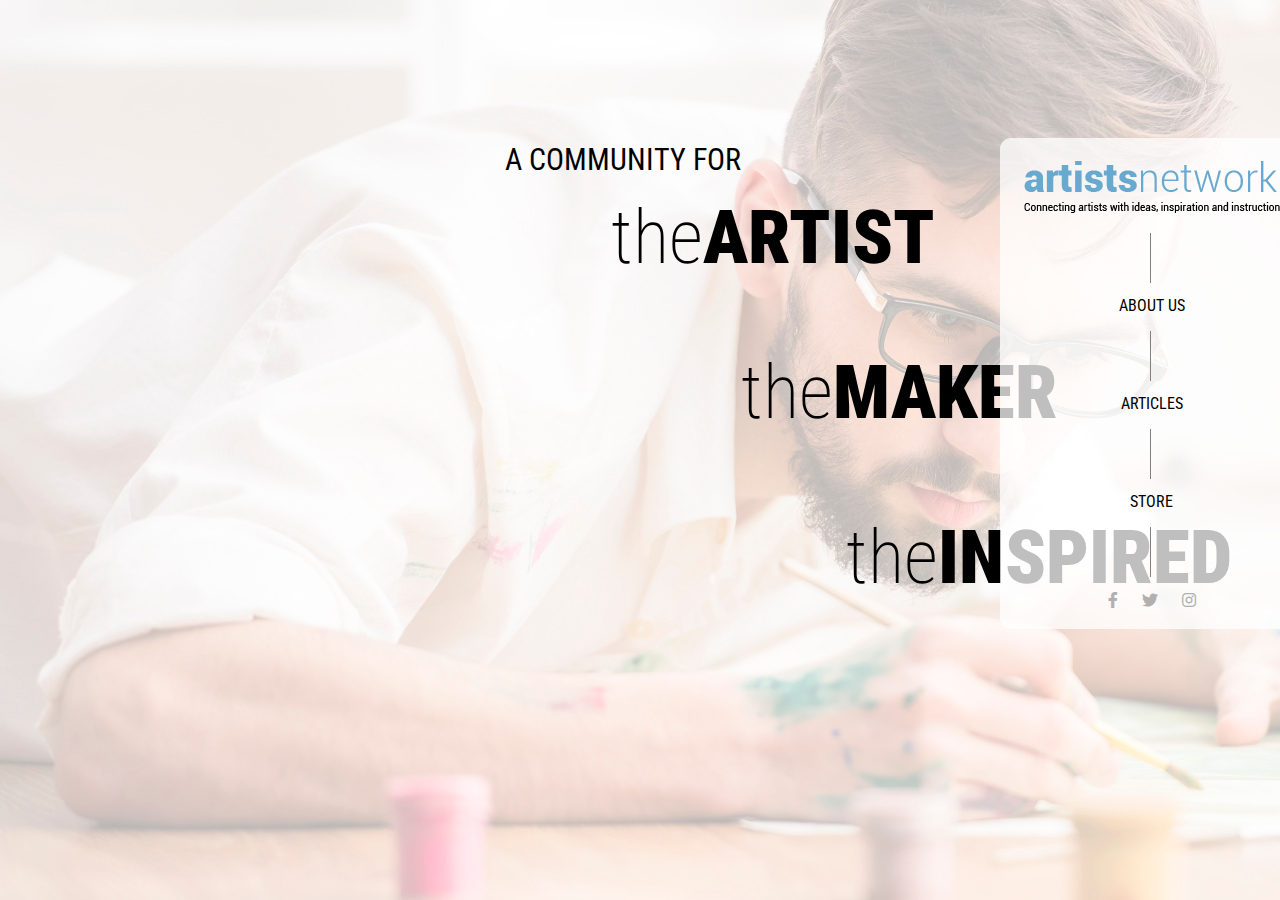
<file: index.html>
<html><head>
      <title>AN | Landing</title>
      <meta charset="UTF-8">

      <!-- CSS Files -->
      <link rel="stylesheet" href="css/reset.css">
      <link rel="stylesheet" href="css/animate.css">
      <link href="https://use.fontawesome.com/releases/v5.0.1/css/all.css" rel="stylesheet">
      <link rel="stylesheet" href="css/style.css">

      <!--Fonts-->
      <link href="https://fonts.googleapis.com/css?family=Roboto+Condensed:300,300i,400,400i,700,700i" rel="stylesheet">
      <link href="https://fonts.googleapis.com/css?family=Roboto:100,100i,300,300i,400,400i,500,500i,700,700i,900,900i" rel="stylesheet">
      <link href="https://fonts.googleapis.com/css?family=Bellefair" rel="stylesheet">

      <!-- All Javascript/jQuery Files-->
      <script type="text/javascript" src="js/jquery-3.2.1.min.js"></script>
      <script type="text/javascript" src="js/jquery.slides.js"></script>
      <script type="text/javascript" src="js/slideshow.js"></script>
      <script type="text/javascript" src="js/art-network.js"></script>
   </head>
   <body>
     <div id="slides">
     <div class="panel one" id="artist-background"></div>
     <div class="panel two" id="maker-background"></div>
      <div class="panel three" id="inspired-background"></div>
     </div>
      <div id="page-container index-container">
        <!--First half of page-->
        <div class="first-container">
        <div class="hero-text animated fadeIn">A COMMUNITY FOR</div>
        <ul class="artist-maker-inspired">
        <li class="animated fadeInRightAdjust" id="artist"><span class="small-font">the</span>ARTIST</li>
        <li class="animated fadeInLeftAdjust" id="maker"><span class="small-font">the</span>MAKER</li>
        <li class="animated fadeInDownadjust" id="inspired"><span class="small-font">the</span>INSPIRED</li>
        </ul>
        </div>

        <!--Second half of page-->
        <div class="animated fadeIn second-container">
        <div class="animated fadeIn" id="front-page-logo"><img src="images/logo.png"></div>
        <div class="outer animated fadeIn" id="index-line-1">
                <div class="inner">
                </div>
        </div>
        <div class="about-us-link index-link animated fadeIn">
          <a href="#">ABOUT US</a>
        </div>
        <div class="outer animated fadeIn" id="index-line-2">
                <div class="inner">
                </div>
        </div>
        <div class="articles-link index-link animated fadeIn">
          <a href="articles.html">ARTICLES</a>
        </div>
        <div class="outer animated fadeIn" id="index-line-3">
                <div class="inner">
                </div>
        </div>
        <div class="store-link index-link animated fadeIn">
          <a href="#">STORE</a>
        </div>
        <div class="outer animated fadeIn" id="index-line-4">
                <div class="inner">
                </div>
        </div>
        <div class="social-icons-container">
        <a href="http://www.facebook.com/artistsnetwork/" target="_blank"><i class="fab fa-facebook-f social-icons animated fadeInLeft" id="facebook-icon" ></i></a>
        <a href="http://twitter.com/intent/follow?source=followbutton&variant=1.0&screen_name=artistsnetwork" target="_blank"><i class="fab fa-twitter social-icons animated fadeInLeft" id="twitter-icon" ></i></a>
        <a href="http://instagram.com/artistsnetwork/" target="_blank"><i class="fab fa-instagram social-icons animated fadeInLeft" id="instagram-icon" ></i></a>
        </div>
      </div>
      </div>






</body></html>
</file>
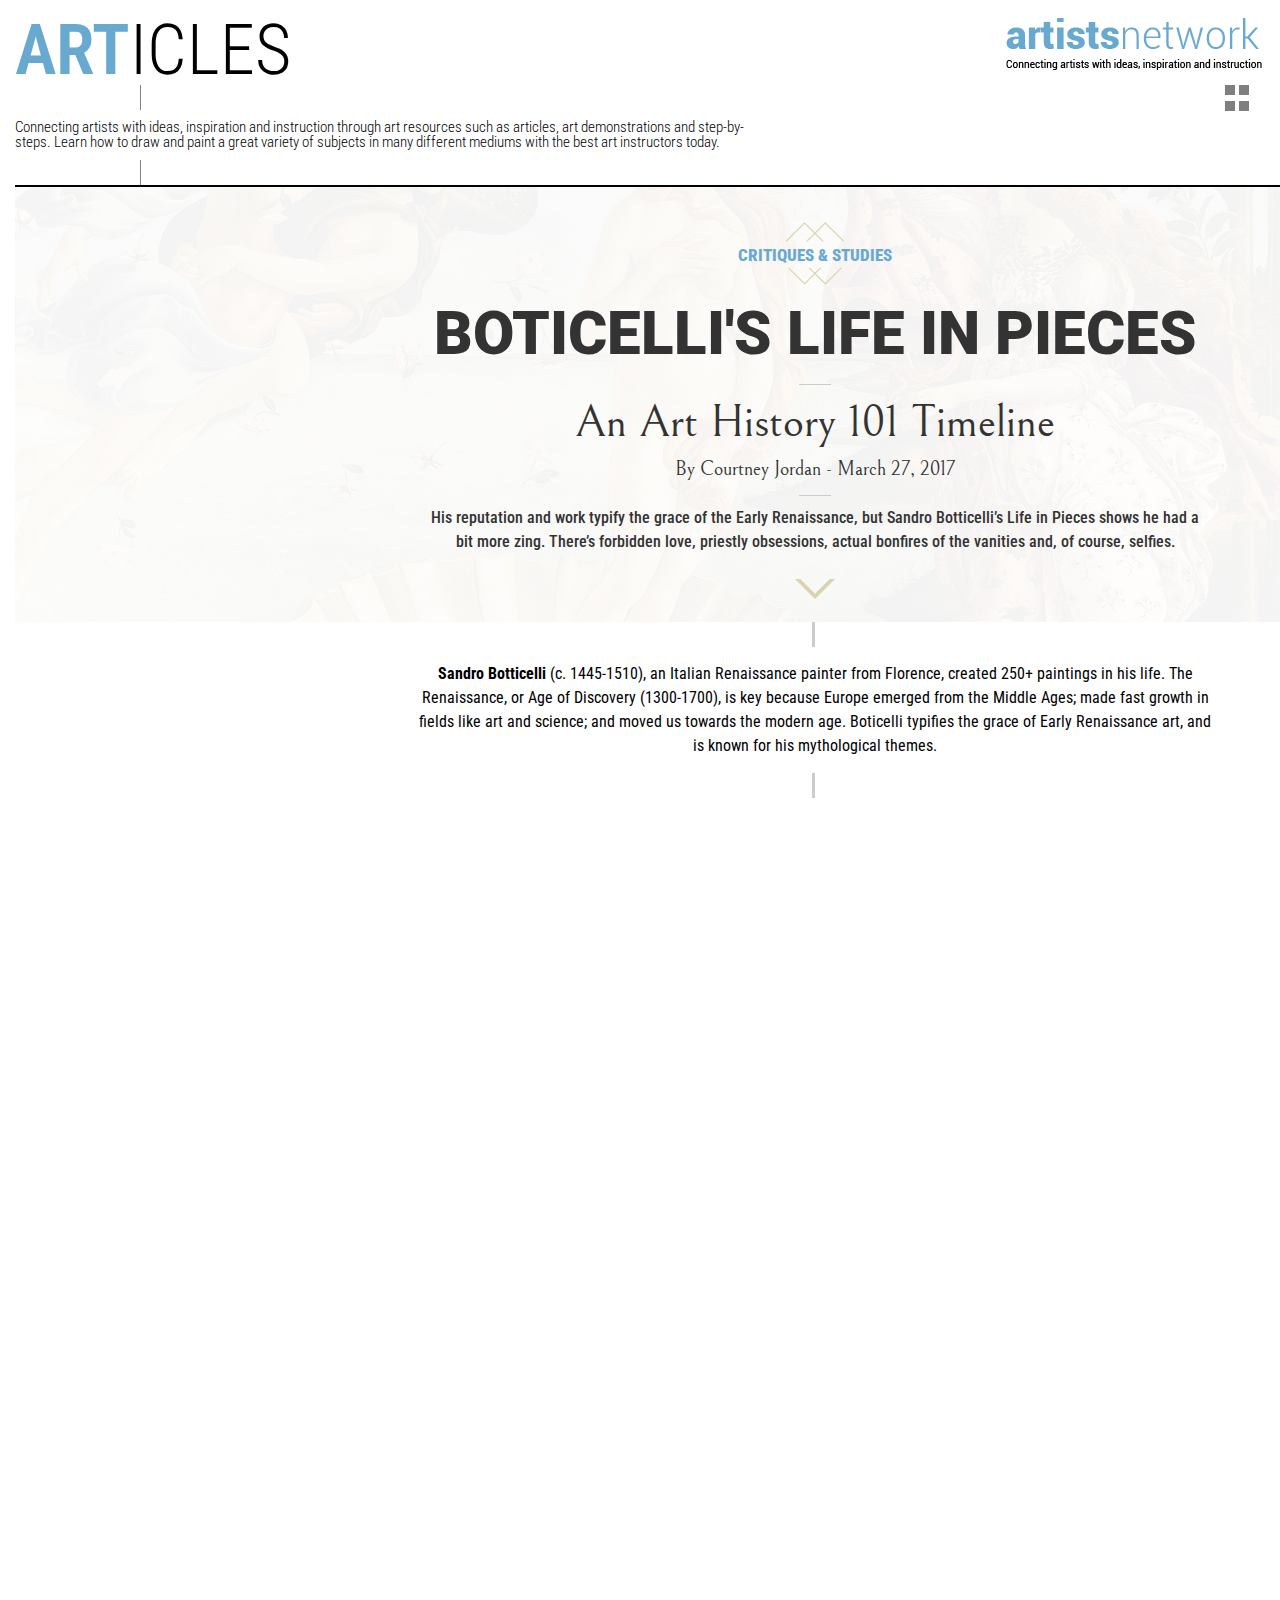
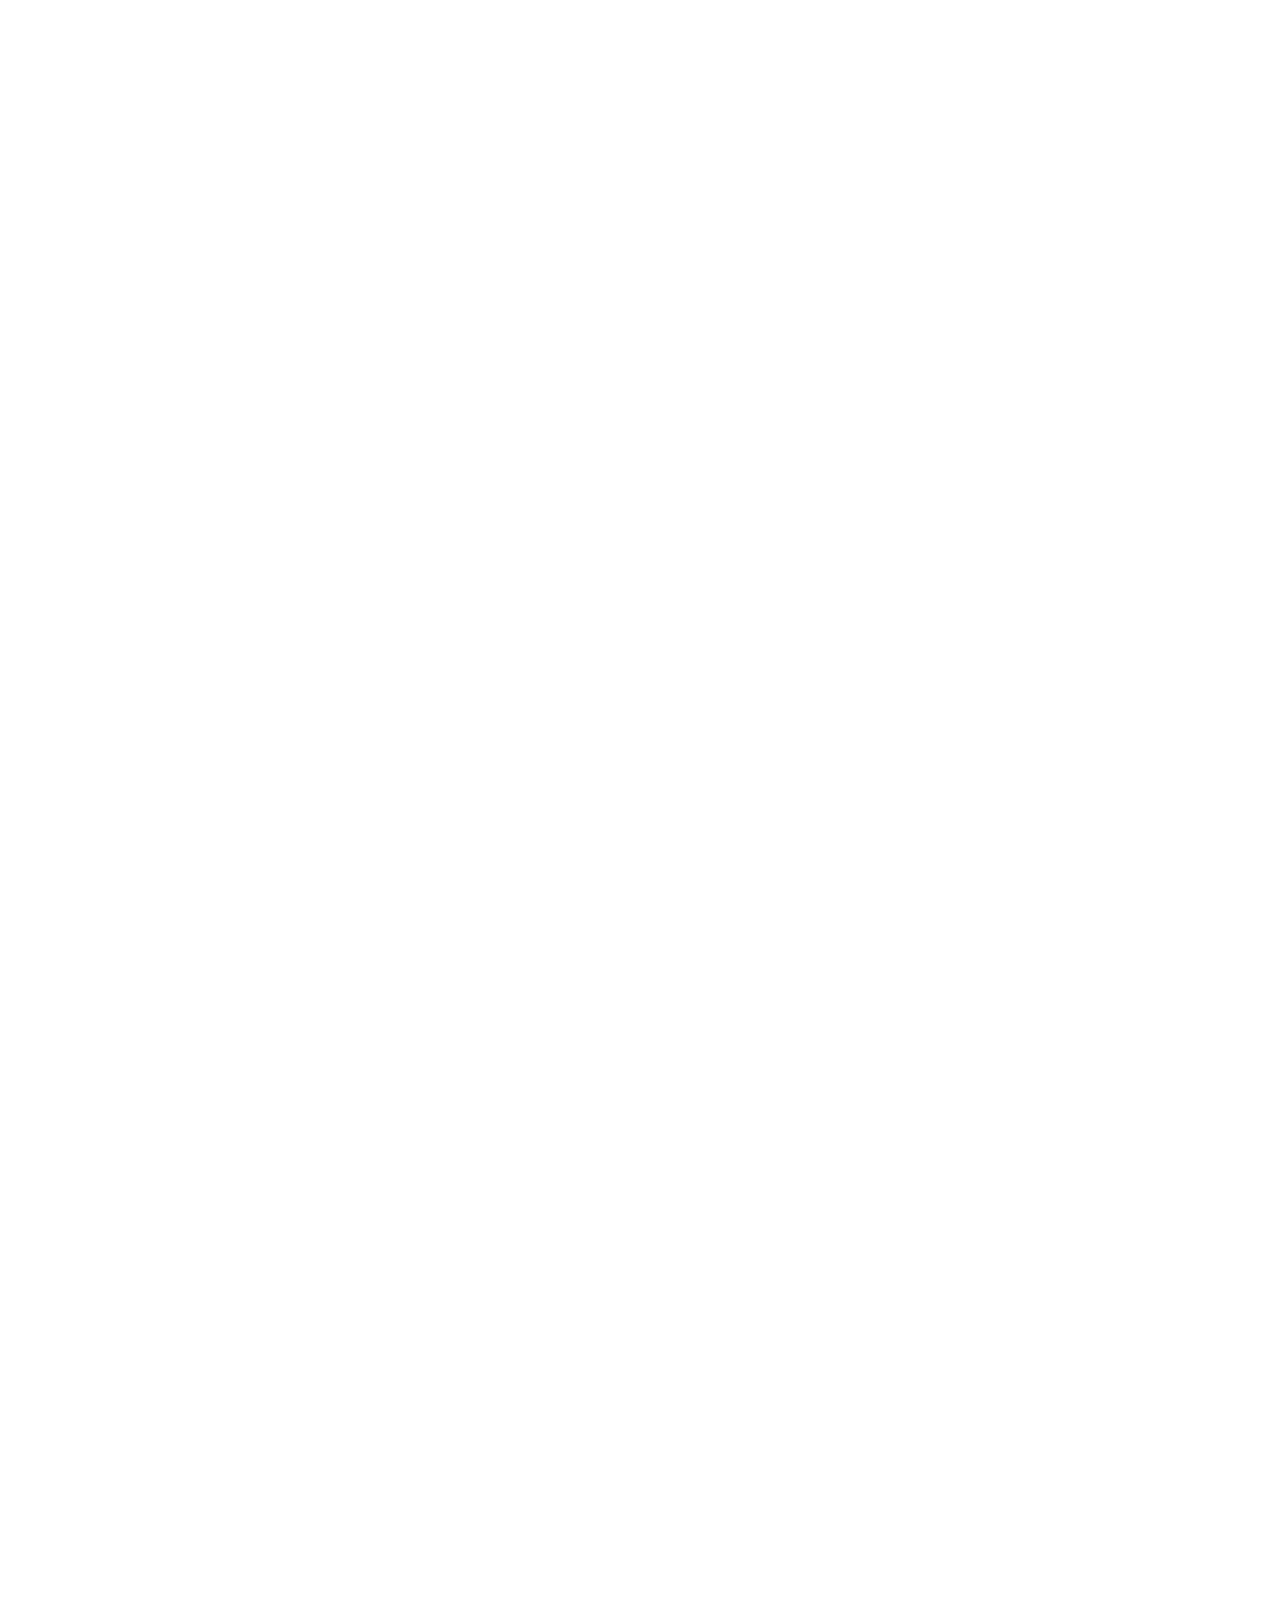
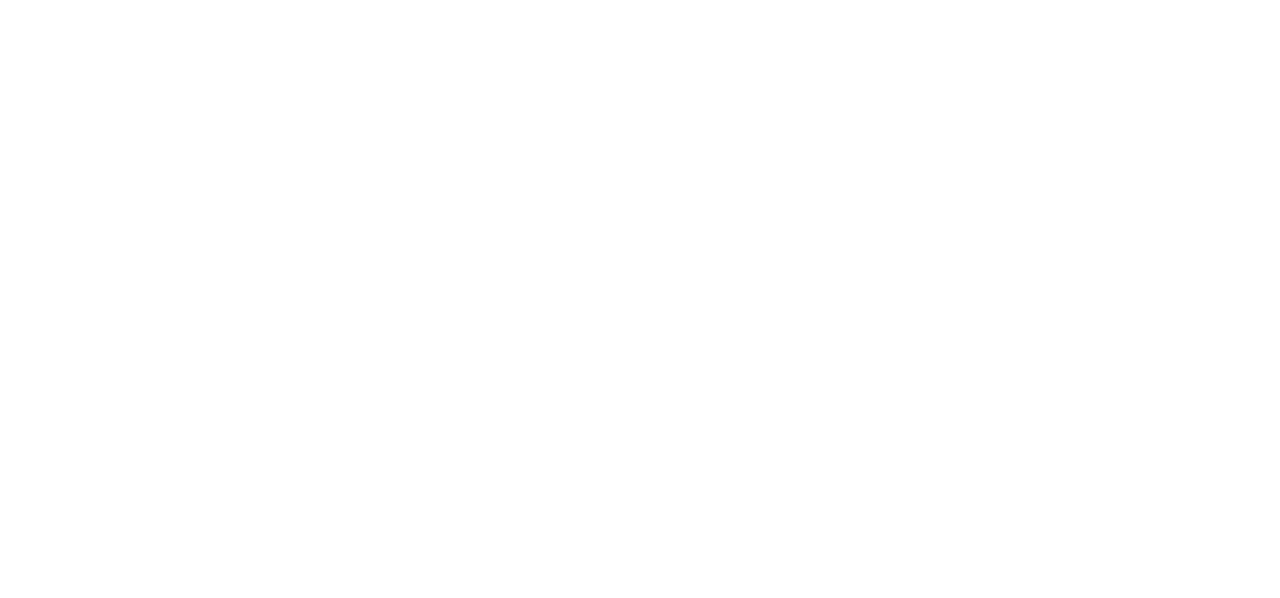
<file: article-boticelli.html>
<html><head>
      <meta charset="UTF-8">
      <title>AN | Articles | Boticelli</title>
      <!-- CSS Files -->
      <link rel="stylesheet" href="css/reset.css">
      <link rel="stylesheet" href="css/style.css">

      <!--Fonts-->
      <link href="https://fonts.googleapis.com/css?family=Roboto+Condensed:300,300i,400,400i,700,700i" rel="stylesheet">
      <link href="https://fonts.googleapis.com/css?family=Roboto:100,100i,300,300i,400,400i,500,500i,700,700i,900,900i" rel="stylesheet">
      <link href="https://fonts.googleapis.com/css?family=Bellefair" rel="stylesheet">

      <!-- All Javascript/jQuery Files-->
      <script type="text/javascript" src="js/jquery-3.2.1.min.js"></script>
      <script type="text/javascript" src="js/art-network.js"></script>
   </head>
   <body>
      <div class="page-container" id="container">

         <!--Navgation Squares-->
         <div class="close hidden">
           CLOSE
         </div>
         <div class="nav-button">
            <div class="square square-1">
              <div class="link-square link-square-1  hidden">
                <a href="./index.html">Home</a>
              </div>
            </div>
            <div class="square square-2">
              <div class="link-square link-square-2 hidden">
                <a href="./articles.html">Articles</a>
              </div>
            </div>
            <div class="square square-3">
              <div class="link-square link-square-3 hidden">
                <a href="#">About Us</a>
              </div>
            </div>
            <div class="square square-4">
              <div class="link-square link-square-4 hidden">
                <a href="#">Store</a>
              </div>
            </div>
            <div class="nav-text">
               Navigate
            </div>
         </div>

				 <!--ArtistNetwork Logo-->
         <div class="logo">
            <a href="index.html"><img src="images/logo.png"></a>
         </div>

				 <!--Page Header-->
         <div class="header">
            <a href="./articles.html"><span class="blue-art">ART</span>ICLES</a>
         </div>

				 <!--Vertical Line 1-->
         <div class="outer">
            <div class="inner">
            </div>
         </div>

				 <!--Sub Header-->
         <div class="sub-header">
            <p>Connecting artists with ideas, inspiration and instruction through art resources such as articles, art demonstrations and step-by-steps. Learn how to draw and paint a great variety of subjects in many different mediums with the best art instructors today.</p>
         </div>

				 <!--Vertical Line 2-->
         <div class="outer">
            <div class="inner">
            </div>
         </div>

				 <!--Article Sort Navigation-->
         <div class="article-sort controls">
         </div>

         <!--Articles Start-->
         <div class="article-header">
            <div class="article-hero-image" id="article-hero">
              <div class="article-category">CRITIQUES &amp; STUDIES</div>
              <div class="article-title">BOTICELLI'S LIFE IN PIECES</div>
              <hr class="article-divider">
              <div class="article-subtitle">An Art History 101 Timeline</div>
              <div class="article-author-date">By Courtney Jordan - March 27, 2017</div>
              <hr class="article-divider">
              <div class="article-blurb">
                His reputation and work typify the grace of the Early Renaissance, but Sandro Botticelli’s Life in Pieces shows he had a bit more zing. There’s forbidden love, priestly obsessions, actual bonfires of the vanities and, of course, selfies.
              </div>
              <div class="arrow bounce"></div>
            </div>
         </div>
         <div class="timeline-gap">
         </div>
         <div class="timeline-blurb-container">
           <div class="timeline-blurb">
           <strong>Sandro Botticelli</strong> (c. 1445-1510), an Italian Renaissance painter from Florence, created 250+ paintings in his life. The Renaissance, or Age of Discovery (1300-1700), is key because Europe emerged from the Middle Ages; made fast growth in fields like art and science; and moved us towards the modern age. Boticelli typifies the grace of Early Renaissance art, and is known for his mythological themes.
           </div>
         </div>
         <div class="timeline-gap">
         </div>
         <div class="timeline-wrapper">
         <div class="timeline">
          <div class="time-line-container left hidden" id="florence">
            <div class="timeline-content">
              <div class="timeline-header">c. 1445</div>
              <p class="timeline-text">The great Botticelli is born in Florence, Italy</p>
            </div>
          </div>
          <div class="time-line-container right hidden" id="selfie">
            <div class="timeline-content right-content-fix">
              <div class="timeline-header">1475</div>
              <p class="timeline-text">Selfie detail from <em>Adoration of the Magi</em>, in which he also paints portraits of the Medici family, his supporters, who also supported many other artists</p>
            </div>
          </div>
          <div class="time-line-container left hidden" id="simonetta">
            <div class="timeline-content">
              <div class="timeline-header">1484</div>
              <p class="timeline-text"><span style="font-weight:600;">Forbidden Love?</span><br><br>This portrait might be of Simonetta Vespucci, a married woman he is said to have been in love with</p>
            </div>
          </div>
          <div class="time-line-container right hidden" id="venus-simonetta">
            <div class="timeline-content right-content-fix">
              <div class="timeline-header">c. 1486</div>
              <p class="timeline-text">Is the beautiful Simonetta his model for <em>The Birth of Venus</em>?</p>
            </div>
          </div>
          <div class="time-line-container left hidden" id="bonfire">
            <div class="timeline-content">
              <div class="timeline-header">1497</div>
              <p class="timeline-text"><span style="font-weight:600;">YIKES!</span><br><br>Obsessed with priest Girolamo Savonarola, he allegedly burns mythological works in Florence's "Bonfire of the Vanities"</p>
            </div>
          </div>
          <div class="time-line-container right hidden" id="grave">
            <div class="timeline-content right-content-fix">
              <div class="timeline-header">1510</div>
              <p class="timeline-text">Passes away at the age of 65 and is buried at the feet of his love Simonetta at the Church of All Saints in Florence, Italy</p>
            </div>
          </div>
          <div class="time-line-container left hidden" id="boticelli_museum">
            <div class="timeline-content">
              <div class="timeline-header">2017</div>
              <p class="timeline-text">"Boticelli and the Search for the Divine" goes on view, featuring one of only two isolated depictions of Venus<br><br><span style="font-weight:600;">Through April 15, 2017<br>Muscaralle Museum of Art</span><br>Williamsburg, Virgina<br><br><span style="font-weight:600;">April 15 - July 9, 2017<br>Museum of Fine Arts</span><br>Boston, Massachusetts</p>
            </div>
          </div>
        </div>
      </div>



</body></html>
</file>
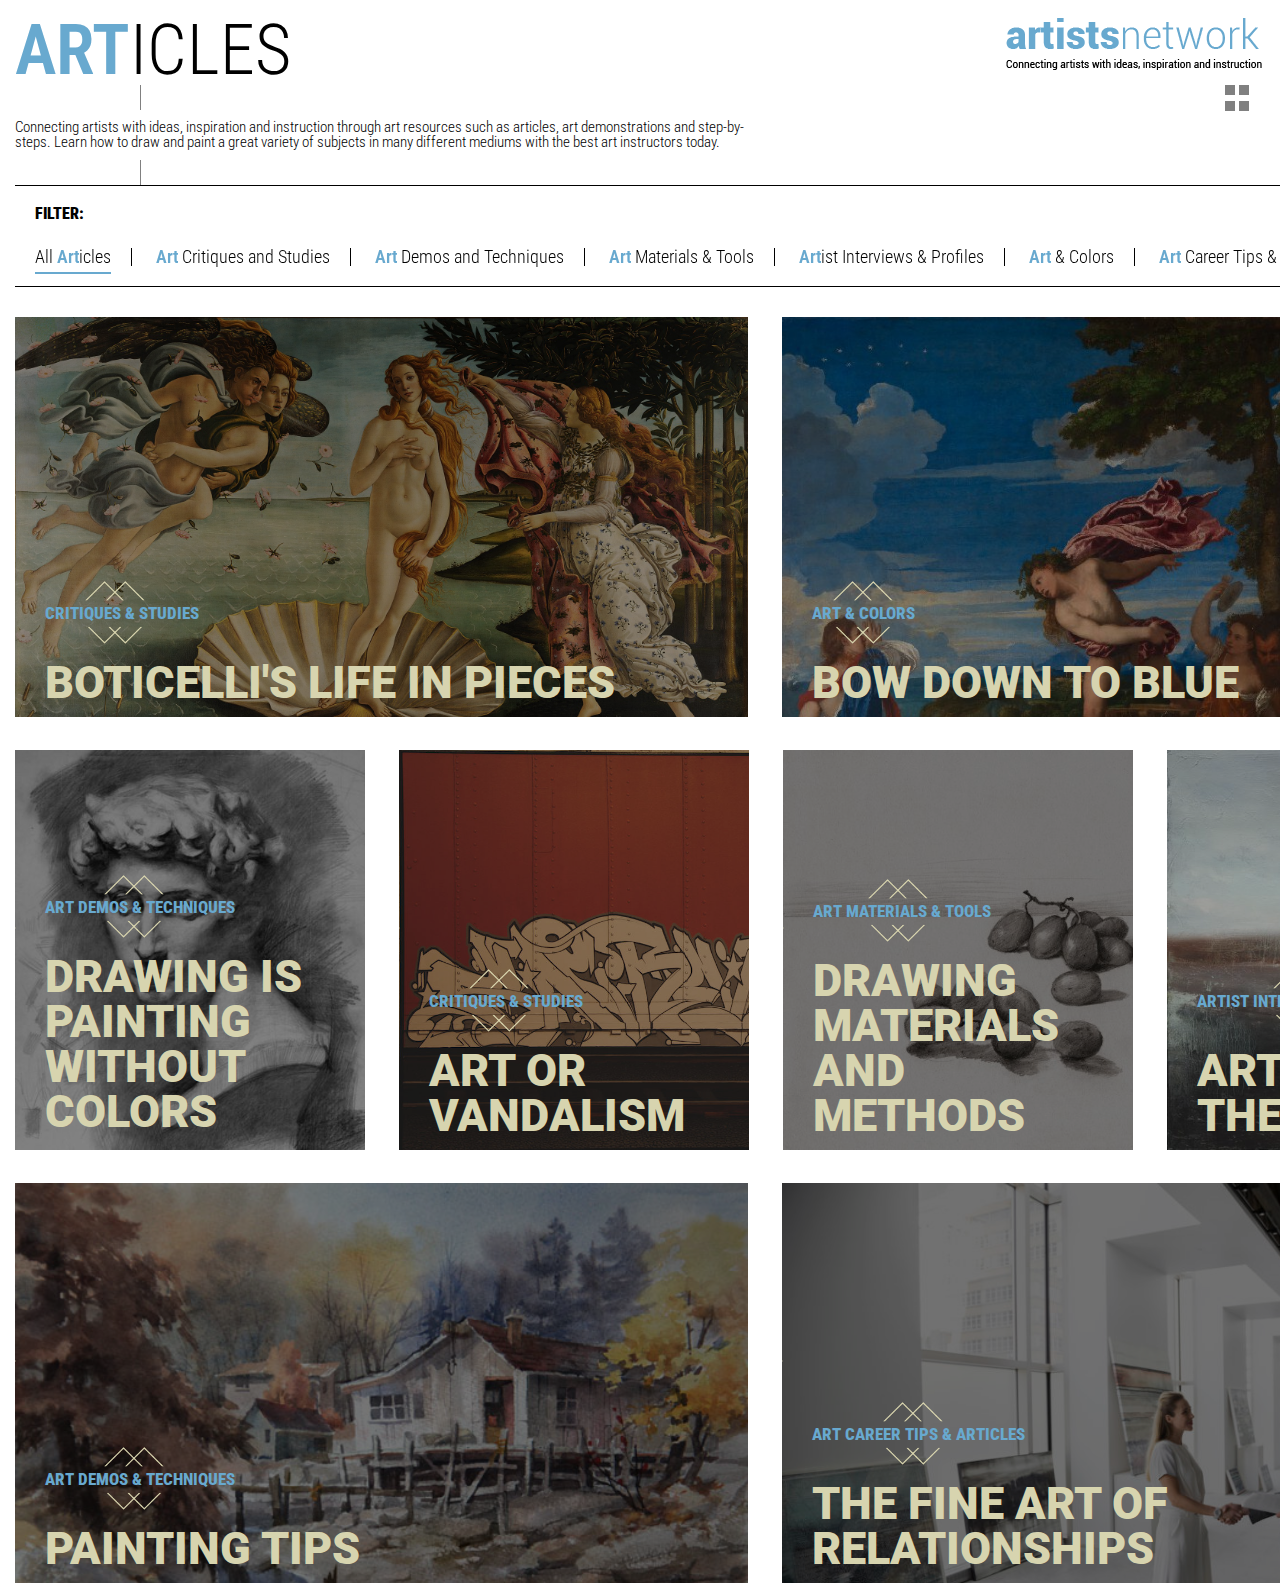
<file: articles.html>
<html>
    <head>
        <title>AN | Articles</title>
        <meta charset="UTF-8">
        <meta property="og:image" content="./image/thumbnail.png" />
        <!-- CSS Files -->
        <link rel="stylesheet" href="css/reset.css">
        <link rel="stylesheet" href="css/style.css">
        <!--Fonts-->
        <link href="https://fonts.googleapis.com/css?family=Roboto+Condensed:300,300i,400,400i,700,700i" rel="stylesheet">
        <link href="https://fonts.googleapis.com/css?family=Roboto:100,100i,300,300i,400,400i,500,500i,700,700i,900,900i" rel="stylesheet">
        <link href="https://fonts.googleapis.com/css?family=Bellefair" rel="stylesheet">
        <!-- All Javascript/jQuery Files-->
        <script type="text/javascript" src="js/jquery-3.2.1.min.js"></script>
        <script type="text/javascript" src="js/mixitup.min.js"></script>
        <script type="text/javascript" src="js/art-network.js"></script>
    </head>
    <body>
        <div class="page-container" id="container">
            <!--Navgation Squares-->
            <div class="close hidden">
              CLOSE
            </div>
            <div class="nav-button">
               <div class="square square-1">
                 <div class="link-square link-square-1  hidden">
                   <a href="./index.html">Home</a>
                 </div>
               </div>
               <div class="square square-2">
                 <div class="link-square link-square-2 hidden">
                   <a href="./articles.html">Articles</a>
                 </div>
               </div>
               <div class="square square-3">
                 <div class="link-square link-square-3 hidden">
                   <a href="#">About Us</a>
                 </div>
               </div>
               <div class="square square-4">
                 <div class="link-square link-square-4 hidden">
                   <a href="#">Store</a>
                 </div>
               </div>
               <div class="nav-text">
                  Navigate
               </div>
            </div>
            <!--ArtistNetwork Logo-->
            <div class="logo">
                <a href="index.html"><img src="images/logo.png"></a>
            </div>
            <!--Page Header-->
            <div class="header">
                <a href="./articles.html"><span class="blue-art">ART</span>ICLES</a>
            </div>
            <!--Vertical Line 1-->
            <div class="outer">
                <div class="inner">
                </div>
            </div>
            <!--Sub Header-->
            <div class="sub-header">
                <p>Connecting artists with ideas, inspiration and instruction through art resources such as articles, art demonstrations and step-by-steps. Learn how to draw and paint a great variety of subjects in many different mediums with the best art instructors today.</p>
            </div>
            <!--Vertical Line 2-->
            <div class="outer">
                <div class="inner">
                </div>
            </div>
            <!--Article Sort Navigation-->
            <div class="article-sort controls">
                <div class="filter-setting">
                    SETTINGS:
                </div>
                <div class="article-filter">
                    FILTER:
                </div>
                <ul>
                    <li>
                        <div data-filter="all" class="hvr-underline-from-left">
                            All <span class="blue-art">Art</span>icles
                        </div>
                    </li>
                    <li>
                        <div data-filter=".critiques" class="hvr-underline-from-left">
                            <span class="blue-art">Art</span> Critiques and Studies
                        </div>
                    </li>
                    <li>
                        <div data-filter=".demos" class="hvr-underline-from-left">
                            <span class="blue-art">Art</span> Demos and Techniques
                        </div>
                    </li>
                    <li>
                        <div data-filter=".materials" class="hvr-underline-from-left">
                            <span class="blue-art">Art</span> Materials &amp; Tools
                        </div>
                    </li>
                    <li>
                        <div data-filter=".interviews" class="hvr-underline-from-left">
                            <span class="blue-art">Art</span>ist Interviews &amp; Profiles
                        </div>
                    </li>
                    <li>
                        <div data-filter=".art-colors" class="hvr-underline-from-left">
                            <span class="blue-art">Art</span> &amp; Colors
                        </div>
                    </li>
                    <li>
                        <div data-filter=".art-career" class="hvr-underline-from-left">
                            <span class="blue-art">Art</span> Career Tips &amp; <span class="blue-art">Art</span>icles
                        </div>
                    </li>
                    <li>
                        <div data-sort="random" class="hvr-underline-from-left">
                            <img src="images/shuffle.png">
                        </div>
                    </li>
                    <li>
                        <div data-sort="default" class="hvr-underline-from-left">
                            Standard
                        </div>
                    </li>
                </ul>
            </div>
            <!--Articles Start-->
            <div class="container" id="MixItUpAE2942">
                <a href="./article-boticelli.html" style="">
                    <div class="article overlay mix critiques" data-order="1" id="boticelli" style="">
                        <div class="arrow-box"></div>
                        <div class="text">
                            <div class="category">CRITIQUES &amp; STUDIES</div>
                            <div class="title">BOTICELLI'S LIFE IN PIECES</div>
                            <div class="subtitle">An Art History 101 Timeline</div>
                            <hr class="article-divider">
                            <div class="author-date">By Courtney Jordan - March 27, 2017</div>
                        </div>
                    </div>
                </a>
                <a href="#">
                    <div class="article overlay mix art-colors" data-order="2" id="bacchus-ariadne">
                        <div class="arrow-box"></div>
                        <div class="text">
                            <div class="category" id="art-colors">ART &amp; COLORS</div>
                            <div class="title">BOW DOWN TO BLUE</div>
                            <div class="subtitle">Ultramarine is Here to Stay</div>
                            <hr class="article-divider">
                            <div class="author-date">By Artists Network - November 7, 2017</div>
                        </div>
                    </div>
                </a>
                <a href="#">
                    <div class="article overlay mix demo" data-order="3" id="mau">
                        <div class="arrow-box"></div>
                        <div class="text" id="text-mau">
                            <div class="category" id="art-demos">ART DEMOS &amp; TECHNIQUES</div>
                            <div class="title">DRAWING IS PAINTING WITHOUT COLORS</div>
                            <div class="subtitle">Portrait Drawing Details</div>
                            <hr class="article-divider">
                            <div class="author-date">By Courtney Jordan - March 23, 2017</div>
                        </div>
                    </div>
                </a>
                <a href="#">
                    <div class="article overlay mix critiques" data-order="4" id="grafitti">
                        <div class="arrow-box"></div>
                        <div class="text">
                            <div class="category">CRITIQUES &amp; STUDIES</div>
                            <div class="title">ART OR VANDALISM</div>
                            <div class="subtitle">It's a Fine Line</div>
                            <hr class="article-divider">
                            <div class="author-date">By Jennifer Smith - December 28, 2016</div>
                        </div>
                    </div>
                </a>
                <a href="#">
                    <div class="article overlay mix materials" data-order="5" id="drawing-materials">
                        <div class="arrow-box" id=""></div>
                        <div class="text">
                            <div class="category" id="draw-materials-cat">ART MATERIALS &amp; TOOLS</div>
                            <div class="title">DRAWING MATERIALS AND METHODS</div>
                            <div class="subtitle">5 Tips from Top Artists</div>
                            <hr class="article-divider">
                            <div class="author-date">By Austin R. Williams - September 20, 2017</div>
                        </div>
                    </div>
                </a>
                <a href="#">
                    <div class="article overlay mix interviews" data-order="6" id="stirling">
                        <div class="arrow-box"></div>
                        <div class="text">
                            <div class="category" id="artists-interview">ARTIST INTERVIEWS &amp; PROFILES</div>
                            <div class="title">ARTIST OF THE MONTH</div>
                            <div class="subtitle">Nicholas Stirling</div>
                            <hr class="article-divider">
                            <div class="author-date">By Michael Woodson - March 6, 2017</div>
                        </div>
                    </div>
                </a>
                <a href="#">
                    <div class="article overlay mix demos" data-order="7" id="painting">
                        <div class="arrow-box"></div>
                        <div class="text">
                            <div class="category" id="art-demos">ART DEMOS &amp; TECHNIQUES</div>
                            <div class="title">PAINTING TIPS</div>
                            <div class="subtitle">The Value of Hard and Soft Edges</div>
                            <hr class="article-divider">
                            <div class="author-date">By Johannes Vloothuis - November 30, 2017</div>
                        </div>
                    </div>
                </a>
                <a href="#">
                    <div class="article overlay mix art-career" data-order="8" id="relationships">
                        <div class="arrow-box"></div>
                        <div class="text">
                            <div class="category" id="category-career">ART CAREER TIPS &amp; ARTICLES</div>
                            <div class="title">THE FINE ART OF RELATIONSHIPS</div>
                            <div class="subtitle">Rules Every Artist Should Know</div>
                            <hr class="article-divider">
                            <div class="author-date">By Maria Woodie - August 25, 2017</div>
                        </div>
                    </div>
                </a>
            </div>
        </div>
    </body>
</html>
</file>
<file: css/style.css>
/* You may set the width and height of container/section elements in percentages.
DO NOT USE PERCENTAGES IN TEXTS AND IMAGES : No responsiveness  */

html, body {
	background: white;
	height:100%;
	font-family: 'Roboto Condensed';
	margin:0;
}

.body-nav-clicked{
	margin:0;
}

a{
	text-decoration:none;
	color:black;
}

.page-container {
	width: 1600px;
	margin:0px 15px;
	margin-top:-15px;
}

.container-nav-active{
	margin:0px;
	margin-top:-30px;
}

.section {
	width: 100%;
	height: 700px;
}

/**Navigation**/

.nav-button{
	position:absolute;
	right:25px;
	top: 82px;
	width:30px;
	cursor:pointer;
	z-index:999;
	-webkit-transition-duration:.1s;
	-webkit-transition-timing-function: ease-in-out;
}

.nav-button-scrolled{
	position:fixed;
	top:15px;
}

.nav-button-active{
	right:0px;
	top: 0px;
	width:0px;
	z-index:999;
	position:fixed;
	width:100%;
	height:120%;
	margin:0;
	background:rgba(0,0,0,.95);
	z-index:999;
	-webkit-transition-duration:1s;
	-webkit-transition-timing-function: ease-in-out;
	margin-top:-15px;
}

.nav-text {
	color: #68a9cf;
	margin-left: -12px;
	margin-top: 20px;
	opacity:0;
	-webkit-transition-duration:.5s;
	-webkit-transition-timing-function: ease-in-out;
}

.nav-button:hover > .nav-text {
	margin-top:10px;
	opacity:1;
}

.close{
	position: absolute;
top: 30;
z-index: 999999;
color: white;
right: 30;
font-size: 25px;
cursor:pointer;
}

.hidden{
	display:none;
}

.link-square{
	color:white;
	font-size:40px;
	transform: rotate(-45deg);
	text-align:center;
	margin-top:150px;
}

.link-square a{
	color:#68a9cf;
}


.square{
	width:10px;
	height:10px;
	opacity:.5;
	display: inline-block;
	border:1px solid black;
	background-color: black;
	position:relative;
	-webkit-transform: perspective(1px) translateZ(0);
	transform: perspective(1px) translateZ(0);
	box-shadow: 0 0 1px transparent;
	-webkit-transition-duration: .5s;
	transition-duration: .5s;
	-webkit-transition-property: transform;
	transition-property: transform;
	-webkit-transition-timing-function: ease-in-out;
}

.nav-button:hover > .square {
	opacity:1;
}

.square-1{
	-webkit-transition-duration:.5s;
	-webkit-transition-timing-function: ease-in-out;
}

.nav-button:hover > .square-1{
	transform: translateX(8px) translateY(-5px) rotate(45deg);
	background:#68a9cf;
	border-color:#68a9cf;
}

.square-1-active{
	width: 350px;
height: 350px;
background:none;
border: #68a9cf 10px solid;
transform: rotate(45deg);
left: 575px;
top: -100px;
position:absolute;
-webkit-transition-duration:1s;
-webkit-transition-timing-function: ease-in-out;

}

.square-1-active:hover{
	background-color: #68a9cf;
}

.square-1-active:hover > .link-square-1 a{
	color:white;
}

.square-2{
	-webkit-transition-duration:.5s;
	-webkit-transition-timing-function: ease-in-out;
}

.nav-button:hover > .square-2{
	transform: translateY(8px) translateX(7px) rotate(45deg);
	background:#68a9cf;
	border-color:#68a9cf;
}

.square-2-active{
	width: 350px;
	height: 350px;
	background:none;
	border: #68a9cf 10px solid;
	transform: rotate(45deg);
	left: 872px;
	position: absolute;
	top: 200px;
	-webkit-transition-duration:1s;
	-webkit-transition-timing-function: ease-in-out;
}

.square-2-active:hover{
	background-color: #68a9cf;
}

.square-2-active:hover > .link-square-2 a{
	color:white;
}

.square-3{
	-webkit-transition-duration:.5s;
	-webkit-transition-timing-function: ease-in-out;
}

.nav-button:hover > .square-3{
	transform: translateY(-8px) translateX(-5px) rotate(45deg);
	background:#68a9cf;
	border-color:#68a9cf;
}

.square-3-active{
	width:350px;
	height:350px;
	background:none;
	border:#68a9cf 10px solid;
	transform: rotate(45deg);
	position: absolute;
	left: 575px;
	top:500px;
	-webkit-transition-duration:1s;
	-webkit-transition-timing-function: ease-in-out;
}

.square-3-active:hover{
	background-color: #68a9cf;
}

.square-3-active:hover > .link-square-3 a{
	color:white;
}

.square-4{
	-webkit-transition-duration:.5s;
	-webkit-transition-timing-function: ease-in-out;
}

.nav-button:hover > .square-4{
	transform: translateY(5px) translateX(-6px) rotate(45deg);
	background:#68a9cf;
	border-color:#68a9cf;
}

.square-4-active{
	width:350px;
	height:350px;
	background:none;
	border:#68a9cf 10px solid;
	transform: rotate(45deg);
	left: 277px;
	position: absolute;
	top: 200px;
	-webkit-transition-duration:1s;
	-webkit-transition-timing-function: ease-in-out;
}

.square-4-active:hover{
	background-color: #68a9cf;
}

.square-4-active:hover > .link-square-4 a{
	color:white;
}

/*END NAV*/

/*LOGO*/

.logo {
	padding-bottom: 20px;
	right: 15px;
	position: absolute;
}

/*PAGE HEADER*/

.header {
	font-size:70px;
	color:black;
	font-weight:300;
	margin-top:30px;
	/* margin-bottom:10px; */
}

.blue-art {
	color: #68a9cf;
	font-weight:600;
}

.sub-header{
	font-size: 15px;
	font-weight:300;
	width:750px;
	margin-top: 10px;
	margin-bottom: 10px;
}

.outer {
	width: 1px;
	height: 25px;
	left: 125px;
	position: relative;
	overflow: hidden;
}
.inner {
	position: absolute;
	width: 100%;
	height: 25px;
	background: grey;
}

/*ARTICLE FILTER CSS*/
.article-filter{
	padding: 20px 0px 5px 20px;
	font-weight: 1000;
}

.filter-setting{
	padding: 20px 0px 5px 0px;
	font-weight: 1000;
	position: absolute;
	margin-left: 1355px;
}

.article-sort{
	border-top: 1px solid;
  border-bottom: 1px solid;
	width:100%;
}

.article-sort ul {
	list-style:none;
	padding:20px 0px;
	font-size:18px;
	font-weight:300;
}

.article-sort ul li{
	display:inline-block;
	border-right: 1px solid;
	padding:0px 20px;
}

/* FILTER END */

/* Underline From Left */
.hvr-underline-from-left {
  display: inline-block;
  vertical-align: middle;
  -webkit-transform: perspective(1px) translateZ(0);
  transform: perspective(1px) translateZ(0);
  position: relative;
	cursor:pointer;
}
.hvr-underline-from-left:before {
  content: "";
  position: absolute;
  z-index: -1;
  left: 0;
  right: 100%;
  bottom: -8px;
  background: #68a9cf;
  height: 2px;
  -webkit-transition-property: right;
  transition-property: right;
  -webkit-transition-duration: 0.3s;
  transition-duration: 0.3s;
  -webkit-transition-timing-function: ease-out;
  transition-timing-function: ease-out;
}
.hvr-underline-from-left:hover:before, .hvr-underline-from-left:focus:before, .hvr-underline-from-left:active:before {
  right: 0;
}

.mixitup-control-active:before{
	content: "";
	position: absolute;
	z-index: -1;
	left: 0;
	right: 0;
	bottom: -8px;
	background: #68a9cf;
	height: 2px;
	-webkit-transition-property: right;
	transition-property: right;
	-webkit-transition-duration: 0.3s;
	transition-duration: 0.3s;
	-webkit-transition-timing-function: ease-out;
	transition-timing-function: ease-out;
}

/*END Underline From Left*/



/*Articles Select*/

.article{
	margin:30px 30px 0px 0px;
	overflow:hidden;
	display:inline-block;
}

.text{
	bottom:-109px;
	position:absolute;
	z-index:2;
	-webkit-transition-duration: 1s;
	transition-duration: 1s;
}

.article:hover > .text {
		bottom:0px;
		position:absolute;
		z-index:2;
}

.category{
	color: #68a9cf;
	font-size: 17px;
	margin: -35px 30px;
	position: absolute;
	font-weight: 800;
}

.category:after{
	content: "";
position: absolute;
background-image: url(../images/category-background.png);
background-repeat: no-repeat;
background-size: 60px;
width: 100px;
height: 100px;
left: 40px;
top: -25px;
}

#art-colors:after{
	left: 21px;
}

#art-demos:after{
	left:59px;
}

#draw-materials-cat:after{
	left:55px;
}

#artists-interview:after{
	    left: 76px;
}

#category-career:after{
	    left: 71px;
}

.arrow-box{
	background-color:#d7d4af;
	width:100px;
	height:100px;
	transform:rotate(45deg);
	position:absolute;
	left: -120px;
	bottom: 172px;
	z-index:2;
	-webkit-transition-duration: 1s;
}

.article:hover > .arrow-box{
	left: -107px;
}
.title{
	font-family:'Roboto';
	font-weight:900;
	font-size:45px;
	color:#d7d4af;
	margin: 20px 30px 20px;
}

.subtitle{
	font-family: 'Bellefair', serif;
	font-weight:300;
	font-size:30px;
	color:#fff;
	margin: 10px 30px;
}

.author-date{
	font-family: 'Bellefair', serif;
	color:#fff;
	font-size:15px;
	font-weight: 300;
	margin: 15px 30px 30px;
}

.article:hover > #text-mau{
	bottom:0;
}

.article-divider{
	width: 32px;
	margin: auto;
}


.left{margin-left:0;}

.overlay {
  position: relative;
}

.overlay:after {
  position: absolute;
  content:"";
  top:0;
  left:0;
  width:100%;
  height:100%;
  opacity:0.6;
	-webkit-transition-duration: 1s;
	transition-duration: 1s;
	background-color:#000;
}

.overlay:hover:after  {
  opacity: .75;
}

#boticelli:after{
  background:rgba(0, 0, 0, 0.75);
}

#boticelli{
	background-image:url("../images/boticelli_venus.jpg");
	background-repeat: no-repeat;
  background-size: 700px 400px;
	height:400px;
	width:733px;
	background-size: cover;
	z-index: 1;
	-webkit-transition-duration: 1s;
}

#bacchus-ariadne{
	background-image:url("../images/bacchus-ariadne.jpg");
	background-repeat: no-repeat;
  background-size: 700px 400px;
	height:400px;
	width:733px;
	background-size: cover;
	z-index: 1;
	-webkit-transition-duration: 1s;
}

#bacchus-ariadne:after{
	content: "";
	background:rgba(0, 0, 0, 0.5);
}

#bacchus-ariadne:hover:after{
	content: "";
	opacity:0.75;
}

#mau{
	background-image:url("../images/mau.jpg");
	background-repeat: no-repeat;
	background-size: 400px 400px;
	height:400px;
	width:350px;
	background-size: cover;
	z-index: 1;
	-webkit-transition-duration: 1s;
}

#mau:after{
	background:rgba(0, 0, 0, 0.75);
}

#mau:hover:after{
	content: "";
	opacity:0.75;
}

#text-mau{
	bottom: -105px;
}

#grafitti{
	background-image:url("../images/grafitti.jpg");
	background-repeat: no-repeat;
	background-size: 400px 400px;
	height:400px;
	width:350px;
	background-size: cover;
	z-index: 1;
	-webkit-transition-duration: 1s;
}

#grafitti:after{
	background:rgba(0, 0, 0, 0.75);
}

#grafitti:hover:after{
	content: "";
	opacity:0.75;
}

#drawing-materials{
	background-image:url("../images/drawing-materials.jpg");
	background-repeat: no-repeat;
	background-size: 400px 400px;
	height:400px;
	width:350px;
	background-size: cover;
	z-index: 1;
	-webkit-transition-duration: 1s;
}

#drawing-materials:after{
	background:rgba(0, 0, 0, 0.9);
}

#drawing-materials:hover:after{
	content: "";
	opacity:0.75;
}

#stirling{
	background-image:url("../images/nstirling.jpg");
	background-repeat: no-repeat;
	background-size: 350px 400px;
	height:400px;
	width:350px;
	background-size: cover;
	z-index: 1;
	-webkit-transition-duration: 1s;
}

#stirling:after{
	background:rgba(0, 0, 0, 0.5);
}

#stirling:hover:after{
	content: "";
	opacity:0.75;
}

#painting:after{
  background:rgba(0, 0, 0, 0.9);
}

#painting{
	background-image:url("../images/paint.jpg");
	background-repeat: no-repeat;
  background-size: 700px 400px;
	height:400px;
	width:733px;
	background-size: cover;
	z-index: 1;
	-webkit-transition-duration: 1s;
}

#painting:hover:after{
	content: "";
	opacity:0.75;
}

#relationships:after{
  background:rgba(0, 0, 0, 0.9);
}

#relationships{
	background-image:url("../images/relationships.jpg");
	background-repeat: no-repeat;
  background-size: 700px 400px;
	height:400px;
	width:733px;
	background-size: cover;
	z-index: 1;
	-webkit-transition-duration: 1s;
}

#relationships:hover:after{
	content: "";
	opacity:0.75;
}



/* Article Body */

.article-header{
	z-index:2;
	-webkit-transition-duration: 1s;
	transition-duration: 1s;
	margin-top: 0px;
	text-align: center;
	z-index:1;
}

.article-hero-image{
	background-image:url("../images/boticelli_venus_overlay.jpg");
	background-repeat: no-repeat;
	background-size: 1600px 400px;
	height: 435px;
	width:1600px;
	background-size: cover;
	background-attachment: fixed;
	background-position: center;
	background-repeat: no-repeat;
	background-size: cover;
	z-index: 1;
	padding-top: 60px;
}

.article-category{
	color: #68a9cf;
	font-size: 17px;
	font-weight: 800;
	z-index:999;
}

.article-category:after{
	content: "";
	position: absolute;
	background-image: url(../images/category-background.png);
	background-repeat: no-repeat;
	background-size: 60px;
	width: 100px;
	height: 100px;
	left: 785px;
  top: 221px;
}

.article-title{
	font-family:'Roboto';
	font-weight:900;
	font-size:60px;
	color: #333;
	margin: 40px 0px 20px;
	z-index:999;
}

.article-subtitle{
	font-family: 'Bellefair', serif;
	font-weight:300;
	font-size:45px;
	color: #333;
	margin: 15px 0px;
	z-index:999;
}

.article-author-date{
	font-family: 'Bellefair', serif;
	color: #333;
	font-size:20px;
	font-weight: 300;
	margin: 15px 0px 15px;
	z-index:999;
}

.article-blurb{
	font-family: 'Roboto Condensed';
	color: #333;
	font-size: 16px;
	font-weight: 500;
	width: 775px;
	text-align:center;
	margin:auto;
	margin-top: 10px;
	z-index:999;
	line-height: 1.5;
	padding-bottom:25px;
}

.arrow {
  position: relative;
  bottom: 0;
  left: 50%;
  margin-left:-20px;
  width: 40px;
  height: 40px;
  background-image: url(../images/arrow-down.png);
	background-repeat: no-repeat;
  background-size: contain;
}

.bounce {
  -webkit-animation: bounce 2s infinite;
}

@-webkit-keyframes bounce {
	0%, 20%, 50%, 80%, 100% {bottom:0px;}
	40% {bottom:10px;}
	60% {bottom:5px;}
}

/* TIMELINE */


.timeline-blurb-container{
	width:1600px;
	text-align:center;
	display:inline-block;
	margin:15px 0px;
}

.timeline-blurb{
	width:800px;
	margin: auto;
	text-align:center;
	line-height:1.5;
}

.timeline-header {
	font-size: 40px;
    color: #68a9cf;
    padding: 10px;
    font-family: 'Roboto Condensed';
    border-bottom: 1px solid;
    font-weight: 900;
}

.timeline-gap{
	position: relative;
  width:1600px;
	height:25px;
  margin: auto;
}

.timeline-gap:after{
	content: '';
	position: absolute;
	width: 3px;
	background-color: #cccccc;
	top: 0;
	bottom: 0;
	left: 50%;
	margin-left: -3px;
}

.timeline-text{
	padding-top:20px;
}

* {
  box-sizing: border-box;
}

.timeline-wrapper{
	height:3000px;
}

/* The actual timeline (the vertical ruler) */
.timeline {
  position: relative;
  width:1600px;W
  margin: auto;
	z-index:1;
	-webkit-transition-duration:.1s;
	-webkit-transition-timing-function: ease-in-out;
}

/* The actual timeline (the vertical ruler) */
.timeline::after {
  content: '';
  position: absolute;
  width: 3px;
  background-color: #cccccc;
  top: 0;
  bottom: 0;
  left: 50%;
  margin-left: -3px;
}

/* Container around content */
.time-line-container {
  padding: 10px 40px;
  position: relative;
  background-color: inherit;
  width: 50%;
  min-height: 400px;
	z-index:2;
}

/* The circles on the timeline */
.time-line-container::after {
  content: '';
  position: absolute;
  width: 300px;
  height: 300px;
  right: -154px;
  background-color: white;
  border: 4px solid #cccccc;
  top: 15px;
  border-radius: 50%;
  z-index:2;
}

/* Place the container to the left */
.left {
	text-align:right;
}

/* Place the container to the right */
.right {
  left: 50%;
}

/* Add arrows to the left container (pointing right) */
.left::before {
  content: " ";
  height: 0;
  position: absolute;
  top: 22px;
  width: 0;
  z-index: 1;
  right: 191px;
  top: 160px;
  border: medium solid #f1f1f1;
  border-width: 10px 0 10px 10px;
  border-color: transparent transparent transparent #f1f1f1;
}

/* Add arrows to the right container (pointing left) */
.right::before {
  content: " ";
  height: 0;
  position: absolute;
  top: 22px;
  width: 0;
  z-index: 1;
  left: 175px;
  top: 167px;
  border: medium solid #f1f1f1;
  border-width: 10px 10px 10px 0;
  border-color: transparent #f1f1f1 transparent transparent;
}

/* Fix the circle for containers on the right side */
.right::after {
  left: -156px;
}

/* The actual content */
.timeline-content {
  padding: 20px 30px;
  background-color: #f1f1f1;
  position: relative;
  border-radius: 6px;
  top: 105px;
  width: 560px;
}

.right-content-fix{
	left:145px;
}

.is-hidden{
	visibility: hidden;
}

/* Specific Timeline IDs */

#florence:after{
	background-image: url(../images/florence.jpg);
	background-size:300px 300px;
}

#selfie:after{
	background-image: url(../images/boticelli_selfie.jpg);
	background-size:300px 300px;
}

#simonetta:after{
	background-image: url(../images/boticelli_simonetta.jpg);
	background-size:300px 300px;
}

#venus-simonetta:after{
	background-image: url(../images/venus_simonetta.jpg);
	background-size:300px 300px;
}

#bonfire:after{
	background-image: url(../images/bonfire.jpg);
	background-size:300px 300px;
}

#grave:after{
	background-image: url(../images/boticelli_grave.jpg);
	background-size:300px 300px;
}

#boticelli_museum:after{
	background-image: url(../images/boticelli_museum.jpg);
	background-size:300px 300px;
}

/*END TIMELINE*/


/*HOMEPAGE*/

.hero-text{
	display: inline-block;
	font-size: 30px;
	font-family: 'Roboto Condensed';
	position: absolute;
	top: 80px;
	margin-left: 505px;
	-webkit-animation-duration: 1s;
	width:500px;
}

.artist-maker-inspired{
	color:#000;
	font-size: 75px;
	font-weight: 900;
}

.artist-maker-inspired-active {
	color:#68a9cf;
}

#artist-background{
	background-image: url(../images/the-artists.jpg);
    background-repeat: no-repeat;
    width: 100%;
    height: 100%;
    position: absolute;
    opacity: 0.1;
		-webkit-transition-duration:1s;
		-webkit-transition-timing-function: ease-in-out;
}

#maker-background{
	background-image: url(../images/the-makers.jpg);
	background-size:cover;
    background-repeat: no-repeat;
    width: 100%;
    height: 100%;
    position: absolute;
    opacity: 1;
		display:none;
		-webkit-transition-duration:1s;
		-webkit-transition-timing-function: ease-in-out;
}

#inspired-background{
	background-image: url(../images/the-inspired.jpg);
	background-size:cover;
    background-repeat: no-repeat;
    width: 100%;
    height: 100%;
    position: absolute;
    opacity: 1;
		display:none;
		-webkit-transition-duration:1s;
		-webkit-transition-timing-function: ease-in-out;
}

#artist-background{
	background-image: url(../images/the-artists.jpg);
    background-repeat: no-repeat;
    width: 100%;
    height: 100%;
    position: absolute;
    opacity: 1;
}
#artist{
display: inline-block;
text-align: center;
font-family: 'Roboto Condensed';
position: absolute;
margin-top: 135px;
margin-left: 600px;
-webkit-animation-delay: .5s;
-webkit-animation-duration: 6s;
}

#maker{display: inline-block;text-align: center;font-family: 'Roboto Condensed';position: absolute;margin-top: 290px;margin-left: 730px;-webkit-animation-delay: 1.5s;-webkit-animation-duration: 5s;
}

#inspired{
    display: inline-block;
    text-align: center;
    font-family: 'Roboto Condensed';
    position: absolute;
    margin-top: 455px;
    margin-left: 835px;
    -webkit-animation-delay: 2.5s;
    -webkit-animation-duration: 4s;
}

.small-font{
	color: #000;
	font-weight: 200;
	margin-top: -45px;
	margin-left: 11px;
}

.first-container{
	position: absolute;
	top: 65px;
	z-index:9999;
}

.second-container{
	position: absolute;
    margin-left: 1000px;
    top: 138px;
    z-index: 9999;
    padding: 20px;
    border-radius: 11px;
    background: rgba(255,255,255,0.75);
		-webkit-animation-delay: 5s;
		-webkit-animation-duration: 1s;
}

#front-page-logo{
	-webkit-animation-delay: 5s;
	-webkit-animation-duration: 1s;
	margin-bottom:15px;
}

#index-line-1{
	left:130px;
	height:50px;
	-webkit-animation-delay: 5.5s;
	-webkit-animation-duration: 1s;
}

#index-line-1 > .inner{
	height:50px;
}

#index-line-2{
	left:130px;
	height:50px;
	-webkit-animation-delay: 6.5s;
	-webkit-animation-duration: 1s;
}

#index-line-2 > .inner{
	height:50px;
}

#index-line-3{
	left:130px;
	height:50px;
	-webkit-animation-delay: 7.5s;
	-webkit-animation-duration: 1s;
}

#index-line-3 > .inner{
	height:50px;
}

#index-line-4{
	left:130px;
	height:50px;
	-webkit-animation-delay: 8.5s;
	-webkit-animation-duration: 1s;
}

#index-line-4 > .inner{
	height:50px;
}

.index-link{
	text-align: center;
    padding: 15px 0px;
    width: 100px;
    margin: auto;
    border-bottom: 2px solid rgba(0,0,0,0);
}

.index-link:hover{
	border-bottom:2px solid #68a9cf;
}

.about-us-link{
	-webkit-animation-delay: 6s;
	-webkit-animation-duration: 1s;
}

.articles-link{
	-webkit-animation-delay: 7s;
	-webkit-animation-duration: 1s;
}

.store-link{
	-webkit-animation-delay: 8s;
	-webkit-animation-duration: 1s;
}

.social-icons-container{
	text-align:center;
	margin-top:15px;
}

.social-icons{
	margin:0px 10px;
	color:#b2afaf;
}

.social-icons:hover{
	color:#68a9cf;
}

#facebook-icon{
	-webkit-animation-delay: 9s;
	-webkit-animation-duration: .5s;
}

#twitter-icon{
	-webkit-animation-delay: 9.25s;
	-webkit-animation-duration: .5s;
}

#instagram-icon{
	-webkit-animation-delay: 9.5s;
	-webkit-animation-duration: .5s;
}

#slides {
}

.panel {
	width:100%;
	height:100%;
}

.slidesjs-navigation, .slidesjs-pagination-item, .slidesjs-stop{
	display:none;
	overflow:hidden;
	position:absolute;
	margin-top:-9999px;
	margin-left:-9999px;
}
</file>
